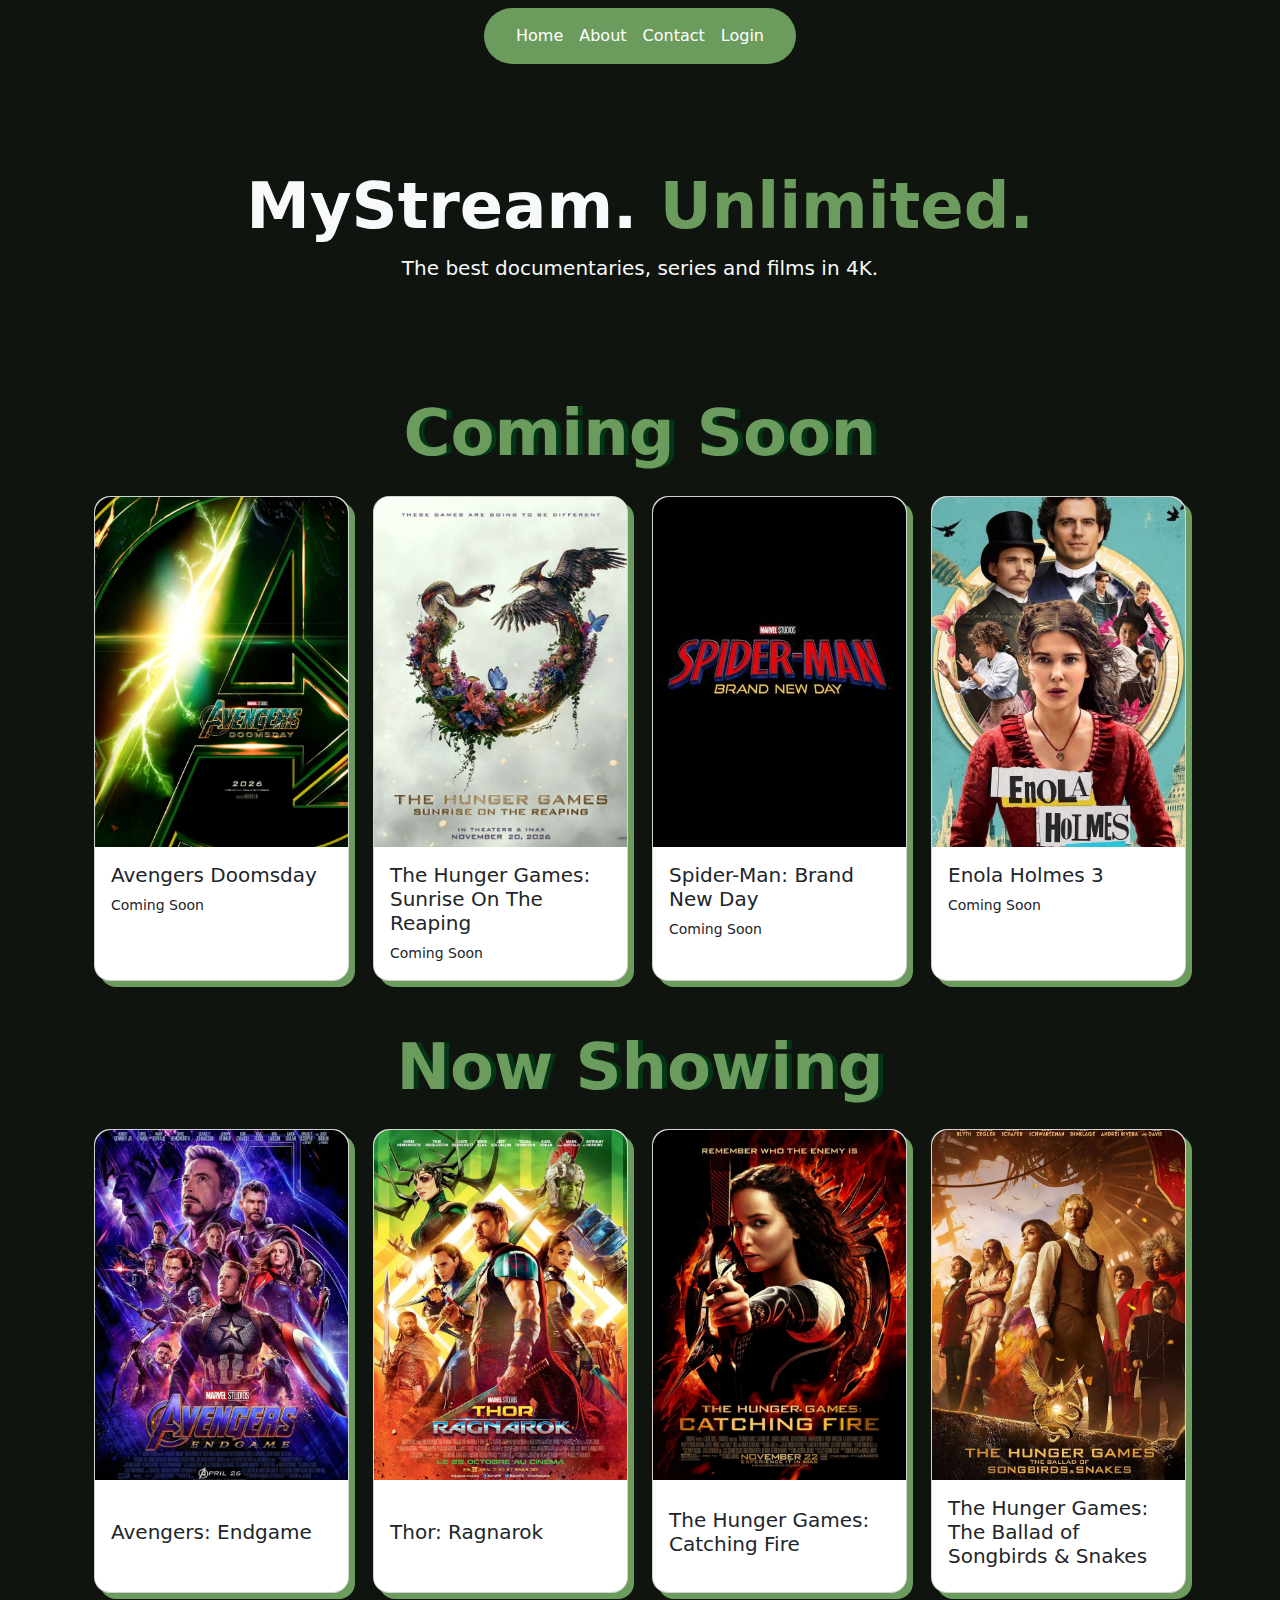
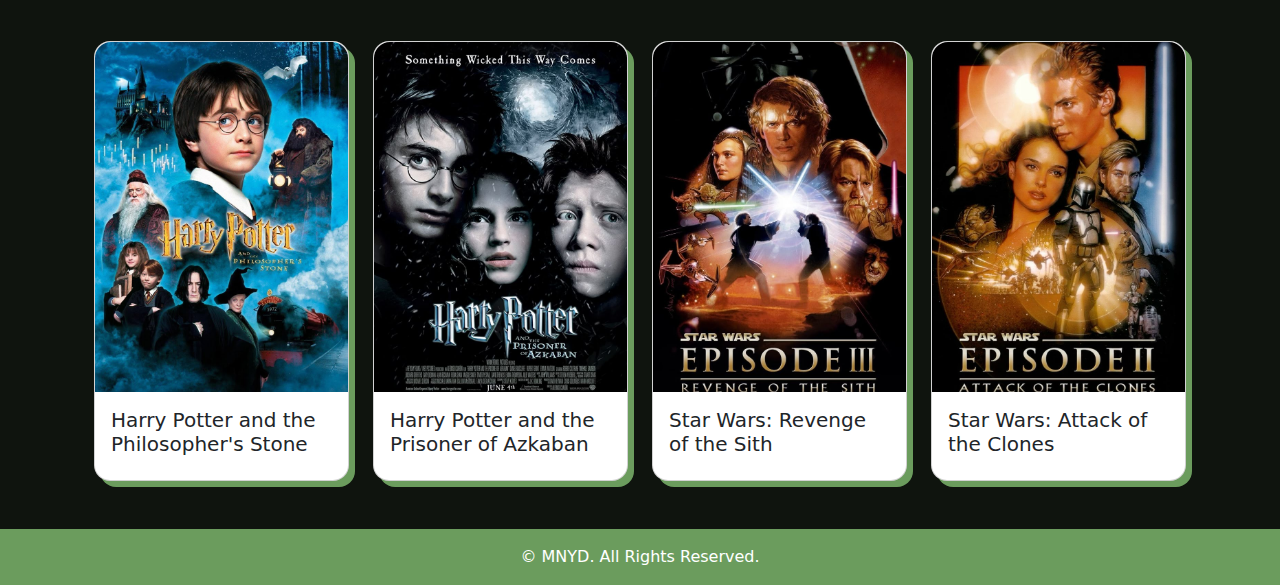
<file: index.html>
<!DOCTYPE html>
<html lang="en">

<head>
    <meta charset="UTF-8">
    <meta name="viewport" content="width=device-width, initial-scale=1.0">
    <link href="https://cdn.jsdelivr.net/npm/bootstrap@5.3.8/dist/css/bootstrap.min.css" rel="stylesheet">
    <link rel="stylesheet" href="https://cdn.jsdelivr.net/npm/bootstrap-icons@1.11.1/font/bootstrap-icons.css">
    <link href="index.css" rel="stylesheet">
    <title>MyStream</title>
</head>

<body class="d-flex flex-column min-vh-100">

    <div class="flex-grow-1">
            <nav class="navbar navbar-expand-lg sticky-top">
                <div class="container-fluid">
                    <button class="navbar-toggler" type="button" data-bs-toggle="collapse" data-bs-target="#navbarNav"
                        aria-controls="navbarNav" aria-expanded="false" aria-label="Toggle navigation">
                        <span class="navbar-toggler-icon"></span>
                    </button>

                    <div class="collapse navbar-collapse justify-content-center " id="navbarNav">
                        <ul class="navbar-nav ">
                            <li class="nav-item"><a class="nav-link text-white" href="index.html">Home</a></li>
                            <li class="nav-item"><a class="nav-link text-white" href="about.html">About</a></li>
                            <li class="nav-item"><a class="nav-link text-white" href="contact.html">Contact</a></li>
                            <li class="nav-item"><a class="nav-link text-white" href="login.html">Login</a></li>
                        </ul>
                    </div>
                </div>
            </nav>

    <header class="py-5 text-center">
        <h1 class="display-3 fw-bold mt-5">MyStream. <span style="color: var(--primary);">Unlimited.</span></h1>
        <p class="lead">The best documentaries, series and films in 4K.</p>
    </header>

    <main class="container my-5">
         <h1 class="display-3 fw-bold mb-4 text-center" style="color: #6b9c5d; text-shadow: 5px 0 0  #023616;">
          Coming Soon
        </h1>
        <div class="row g-4 justify-content-center">
            <div class="col-6 col-md-3">
                <div class="card rounded-4 h-100 mx-auto hover" style="box-shadow: 6px 6px 0 #6b9c5d; max-width: 350px;">
                    <div style="height: 350px;">
                        <img src="ASSETS/c1.jfif" class="img-fluid rounded-top-4"
                            style="height: 100%; width: 100%; object-fit: cover;">
                    </div>
                    <div class="card-body">
                        <h5 class="card-title">Avengers Doomsday</h5>
                        <p class="card-text small">Coming Soon</p>
                    </div>
                </div>
            </div>
            <div class="col-6 col-md-3">
                <div class="card rounded-4 h-100 mx-auto hover" style="box-shadow: 6px 6px 0 #6b9c5d; max-width: 350px;">
                    <div style="height: 350px;">
                        <img src="ASSETS/c2.jfif" class="img-fluid rounded-top-4"
                            style="height: 100%; width: 100%; object-fit: cover;">
                    </div>
                    <div class="card-body">
                        <h5 class="card-title">The Hunger Games: Sunrise On The Reaping</h5>
                        <p class="card-text small">Coming Soon</p>
                    </div>
                </div>
            </div>
            <div class="col-6 col-md-3">
                <div class="card rounded-4 h-100 mx-auto hover" style="box-shadow: 6px 6px 0 #6b9c5d; max-width: 350px;">
                    <div style="height: 350px;">
                        <img src="ASSETS/c3.jfif" class="img-fluid rounded-top-4"
                        style="height: 100%; width: 100%; object-fit: cover;">
                    </div>
                    <div class="card-body">
                        <h5 class="card-title">Spider-Man: Brand New Day</h5>
                        <p class="card-text small">Coming Soon</p>
                    </div>
                </div>
            </div>
            <div class="col-6 col-md-3">
                <div class="card rounded-4 h-100 mx-auto hover" style="box-shadow: 6px 6px 0 #6b9c5d; max-width: 350px;">
                    <div style="height: 350px;">
                        <img src="ASSETS/c4.jfif" class="img-fluid rounded-top-4"
                        style="height: 100%; width: 100%; object-fit: cover;">
                    </div>
                    <div class="card-body">
                        <h5 class="card-title">Enola Holmes 3</h5>
                        <p class="card-text small">Coming Soon</p>
                    </div>
                </div>
            </div>
        </div>
    </main>
    <section class="container my-5">
        <h1 class="display-3 fw-bold mb-4 text-center" style="color: #6b9c5d; text-shadow: 5px 0 0  #023616;">
          Now Showing
        </h1>
        <div class="row g-4 pb-5 justify-content-center">
            <div class="col-6 col-md-3">
                <div class="card rounded-4 h-100 mx-auto hover" style="box-shadow: 6px 6px 0 #6b9c5d; max-width: 350px;">
                    <div style="height: 350px;">
                        <img src="ASSETS/m1.jfif" class="img-fluid rounded-top-4"
                            style="height: 100%; width: 100%; object-fit: cover;">
                    </div>
                    <div class=" card-body p-3 d-flex align-items-center justify-content-between">
                        <h5 class="card-title">Avengers: Endgame</h5>
                    </div>
                </div>
            </div>
            <div class="col-6 col-md-3">
                <div class="card rounded-4 h-100 mx-auto hover" style="box-shadow: 6px 6px 0 #6b9c5d; max-width: 350px;">
                    <div style="height: 350px;">
                        <img src="ASSETS/m2.jfif" class="img-fluid rounded-top-4"
                        style="height: 100%; width: 100%; object-fit: cover;">
                    </div>
                    <div class=" card-body p-3 d-flex align-items-center justify-content-between">
                        <h5 class="card-title">Thor: Ragnarok</h5> 
                    </div>
                </div>
            </div>
            <div class="col-6 col-md-3">
                <div class="card rounded-4 h-100 mx-auto hover" style="box-shadow: 6px 6px 0 #6b9c5d; max-width: 350px;">
                    <div style="height: 350px;">
                        <img src="ASSETS/m3.jfif" class="img-fluid rounded-top-4"
                        style="height: 100%; width: 100%; object-fit: cover;">
                    </div>
                    <div class=" card-body p-3 d-flex align-items-center justify-content-between">
                        <h5 class="card-title">The Hunger Games: Catching Fire</h5>        
                    </div>
                </div>
            </div>
             <div class="col-6 col-md-3">
                <div class="card rounded-4 h-100 mx-auto hover" style="box-shadow: 6px 6px 0 #6b9c5d; max-width: 350px;">
                    <div style="height: 350px;">
                        <img src="ASSETS/m4.jfif" class="img-fluid rounded-top-4"
                        style="height: 100%; width: 100%; object-fit: cover;">
                    </div>
                    <div class=" card-body p-3 d-flex align-items-center justify-content-between">
                        <h5 class="card-title">The Hunger Games: The Ballad of Songbirds & Snakes</h5>       
                    </div>
                </div>
            </div>
        </div>
        <div class="row g-4">
            <div class="col-6 col-md-3">
                <div class="card rounded-4 h-100 mx-auto hover" style="box-shadow: 6px 6px 0 #6b9c5d; max-width: 350px;">
                    <div style="height: 350px;">
                        <img src="ASSETS/m5.jfif" class="img-fluid rounded-top-4"
                        style="height: 100%; width: 100%; object-fit: cover;">
                    </div>
                    <div class=" card-body p-3 d-flex align-items-center justify-content-between">
                        <h5 class="card-title">Harry Potter and the Philosopher's Stone</h5>      
                    </div>
                </div>
            </div>
            <div class="col-6 col-md-3">
                <div class="card rounded-4 h-100 mx-auto hover" style="box-shadow: 6px 6px 0 #6b9c5d; max-width: 350px;">
                    <div style="height: 350px;">
                        <img src="ASSETS/m6.jfif" class="img-fluid rounded-top-4"
                        style="height: 100%; width: 100%; object-fit: cover;">
                    </div>
                    <div class=" card-body p-3 d-flex align-items-center justify-content-between">
                        <h5 class="card-title">Harry Potter and the Prisoner of Azkaban</h5>        
                    </div>
                </div>
            </div>
            <div class="col-6 col-md-3">
                <div class="card rounded-4 h-100 mx-auto hover" style="box-shadow: 6px 6px 0 #6b9c5d; max-width: 350px;">
                    <div style="height: 350px;">
                        <img src="ASSETS/m7.jfif" class="img-fluid rounded-top-4"
                        style="height: 100%; width: 100%; object-fit: cover;">
                    </div>
                    <div class=" card-body p-3 d-flex align-items-center justify-content-between">
                        <h5 class="card-title">Star Wars: Revenge of the Sith</h5>        
                    </div>
                </div>
            </div>
             <div class="col-6 col-md-3">
                <div class="card rounded-4 h-100 mx-auto hover" style="box-shadow: 6px 6px 0 #6b9c5d; max-width: 350px;">
                    <div style="height: 350px;">
                        <img src="ASSETS/m8.jfif" class="img-fluid rounded-top-4"
                        style="height: 100%; width: 100%; object-fit: cover;">
                    </div>
                    <div class=" card-body p-3 d-flex align-items-center justify-content-between">
                        <h5 class="card-title">Star Wars: Attack of the Clones </h5>
                    </div>
                </div>
            </div>
        </div>
    </section>
    </div>
    <footer class="text-center py-3">
        <p class="mb-0">&copy; MNYD. All Rights Reserved.</p>
    </footer>


    <script src="https://cdn.jsdelivr.net/npm/bootstrap@5.3.8/dist/js/bootstrap.bundle.min.js"></script>
</body>
</html>
</file>
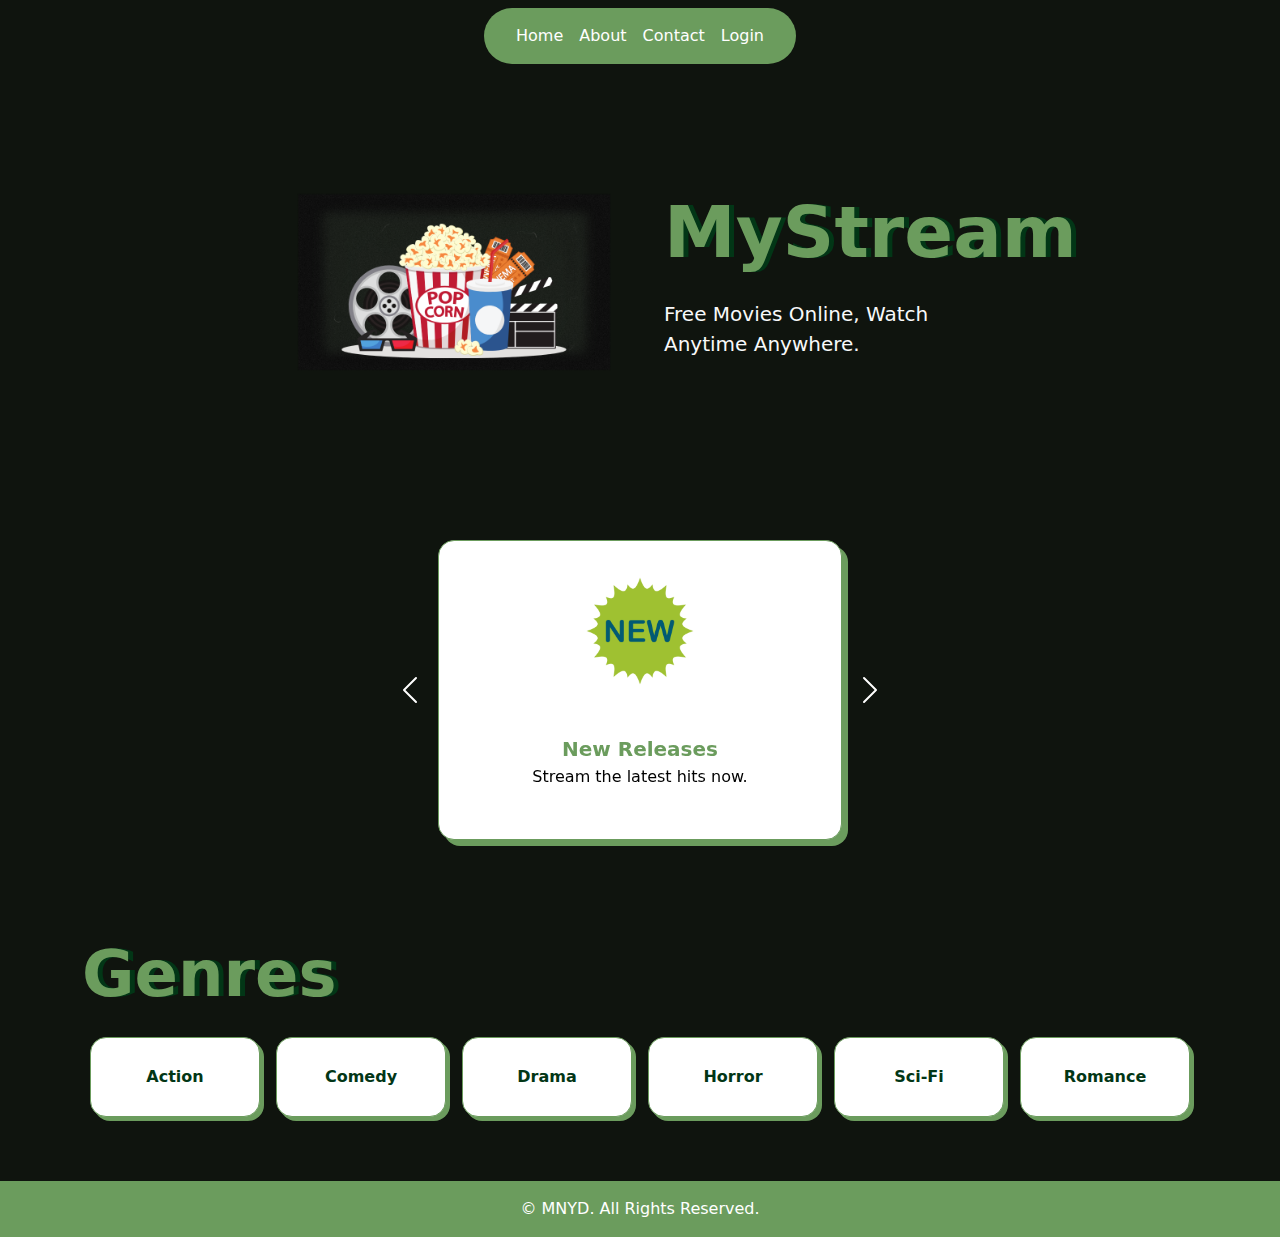
<file: about.html>
<!DOCTYPE html>
<html lang="en">

<head>
  <meta charset="UTF-8">
  <meta name="viewport" content="width=device-width, initial-scale=1.0">
  <link href="https://cdn.jsdelivr.net/npm/bootstrap@5.3.8/dist/css/bootstrap.min.css" rel="stylesheet">
  <link rel="stylesheet" href="https://cdn.jsdelivr.net/npm/bootstrap-icons@1.11.1/font/bootstrap-icons.css">
  <link href="index.css" rel="stylesheet">
  <title>Document</title>
</head>

<body class="d-flex flex-column min-vh-100" >
  <div class="flex-grow-1">
   <nav class="navbar navbar-expand-lg sticky-top">
                <div class="container-fluid">
                    <button class="navbar-toggler" type="button" data-bs-toggle="collapse" data-bs-target="#navbarNav"
                        aria-controls="navbarNav" aria-expanded="false" aria-label="Toggle navigation">
                        <span class="navbar-toggler-icon"></span>
                    </button>

                    <div class="collapse navbar-collapse justify-content-center " id="navbarNav">
                        <ul class="navbar-nav ">
                            <li class="nav-item"><a class="nav-link text-white" href="index.html">Home</a></li>
                            <li class="nav-item"><a class="nav-link text-white" href="about.html">About</a></li>
                            <li class="nav-item"><a class="nav-link text-white" href="contact.html">Contact</a></li>
                            <li class="nav-item"><a class="nav-link text-white" href="login.html">Login</a></li>
                        </ul>
                    </div>
                </div>
            </nav>

    <div class="container py-5">
      <div class="row g-sm-5 justify-content-center align-items-center">
        <div class="col-lg-4">
          <img src="ASSETS/film.png" class="img-fluid rounded-4" style="max-width: 600px; width: 100%;">
        </div>
        <div class="col-lg-4 text-center text-lg-start">
          <h2 class="display-2 fw-bold mb-4" style="color: #6b9c5d; text-shadow: 5px 0 0  #023616;">
            MyStream
          </h2>
          <p class="lead">Free Movies Online, Watch Anytime Anywhere.</p>
      </div>
    </div>
    </div>


  <section class="container py-5">
  <div class="row g-5 justify-content-center align-items-center">
    
    <div class="col-lg-6 d-flex justify-content-center">
      <div id="mainCarousel" class="carousel slide d-flex align-items-center justify-content-center w-100 mx-auto"
        data-bs-ride="carousel" style="max-width: 500px;">

        <button class="carousel-control-prev position-relative" type="button" data-bs-target="#mainCarousel"
          data-bs-slide="prev" style="width: 50px; opacity: 1;">
          <span class="carousel-control-prev-icon"></span>
        </button>

        <div class="carousel-inner rounded-4 mx-2 bg-white"
     style="height: 300px; max-width: 450px; box-shadow: 6px 6px 0 #6b9c5d; border: 1px solid #6b9c5d;">
          
    <div class="carousel-item active">
        <div class="d-flex align-items-center justify-content-center p-4" style="height: 180px;">
            <img src="ASSETS/f1.png" alt="Streaming Movie" 
                 style="max-height: 100%; max-width: 100%; object-fit: contain;">
        </div>
        <div class="p-3 text-center">
            <h5 class="fw-bold mb-1" style="color: #6b9c5d">New Releases</h5>
            <p class="mb-0" style="color: #000;">Stream the latest hits now.</p>
        </div>
    </div>

    <div class="carousel-item">
        <div class="d-flex align-items-center justify-content-center p-4" style="height: 180px;">
            <img src="ASSETS/f3.png" alt="Global Access" 
                 style="max-height: 100%; max-width: 100%; object-fit: contain;">
        </div>
        <div class="p-3 text-center">
            <h5 class="fw-bold mb-1" style="color: #6b9c5d">Global Access</h5>
            <p class="mb-0" style="color: #000;">No other free service delivers more content.</p>
        </div>
    </div>

    <div class="carousel-item">
        <div class="d-flex align-items-center justify-content-center p-4" style="height: 180px;">
            <img src="ASSETS/f2.png" alt="Thousands of Titles" 
                 style="max-height: 100%; max-width: 100%; object-fit: contain;">
        </div>
        <div class="p-3 text-center">
            <h5 class="fw-bold mb-1" style="color: #6b9c5d">Thousands of Titles</h5>
            <p class="mb-0" style="color: #000;">Choose from movies, shows, and more.</p>
        </div>
    </div>
</div>

        <button class="carousel-control-next position-relative" type="button" data-bs-target="#mainCarousel"
          data-bs-slide="next" style="width: 50px; opacity: 1;">
          <span class="carousel-control-next-icon"></span>
        </button>

      </div>
    </div>
  </div>
</section>

   <section class="py-5">
  <div class="container">
    <h1 class="display-3 fw-bold mb-4" style="color: #6b9c5d; text-shadow: 5px 0 0 #023616;">
      Genres
    </h1>
    
    <div class="row g-3 pb-3 "> 
        <div class="col-6 col-md-3 col-lg-2">
          <div class="card rounded-4 border-0"
            style="box-shadow: 4px 4px 0 #6b9c5d; height: 80px; display: flex; align-items: center; justify-content: center; border: 1px solid #6b9c5d !important;">
            <h6 class="mb-0 fw-bold" style="color: #023616;">Action</h6>
          </div>
        </div>
        
        <div class="col-6 col-md-3 col-lg-2">
          <div class="card rounded-4 border-0"
            style="box-shadow: 4px 4px 0 #6b9c5d; height: 80px; display: flex; align-items: center; justify-content: center; border: 1px solid #6b9c5d !important;">
            <h6 class="mb-0 fw-bold" style="color: #023616;">Comedy</h6>
          </div>
        </div>
        
        <div class="col-6 col-md-3 col-lg-2">
          <div class="card rounded-4 border-0"
            style="box-shadow: 4px 4px 0 #6b9c5d; height: 80px; display: flex; align-items: center; justify-content: center; border: 1px solid #6b9c5d !important;">
            <h6 class="mb-0 fw-bold" style="color: #023616;">Drama</h6>
          </div>
        </div>
        
        <div class="col-6 col-md-3 col-lg-2">
          <div class="card rounded-4 border-0 genre-card"
            style="box-shadow: 4px 4px 0 #6b9c5d; height: 80px; display: flex; align-items: center; justify-content: center; border: 1px solid #6b9c5d !important;">
            <h6 class="mb-0 fw-bold" style="color: #023616;">Horror</h6>
          </div>
        </div>
        
        <div class="col-6 col-md-3 col-lg-2">
          <div class="card rounded-4 border-0 genre-card"
            style="box-shadow: 4px 4px 0 #6b9c5d; height: 80px; display: flex; align-items: center; justify-content: center; border: 1px solid #6b9c5d !important;">
            <h6 class="mb-0 fw-bold" style="color: #023616;">Sci-Fi</h6>
          </div>
        </div>
        
        <div class="col-6 col-md-3 col-lg-2">
          <div class="card rounded-4 border-0 genre-card"
            style="box-shadow: 4px 4px 0 #6b9c5d; height: 80px; display: flex; align-items: center; justify-content: center; border: 1px solid #6b9c5d !important;">
            <h6 class="mb-0 fw-bold" style="color: #023616;">Romance</h6>
          </div>
        </div>
        </div>
  </div>
</section>
  </div>
  

  <footer class="text-center py-3">
    <p class="mb-0">&copy; MNYD. All Rights Reserved.</p>
  </footer>
   <script src="https://cdn.jsdelivr.net/npm/bootstrap@5.3.8/dist/js/bootstrap.bundle.min.js"></script>


</body>

</html>
</file>
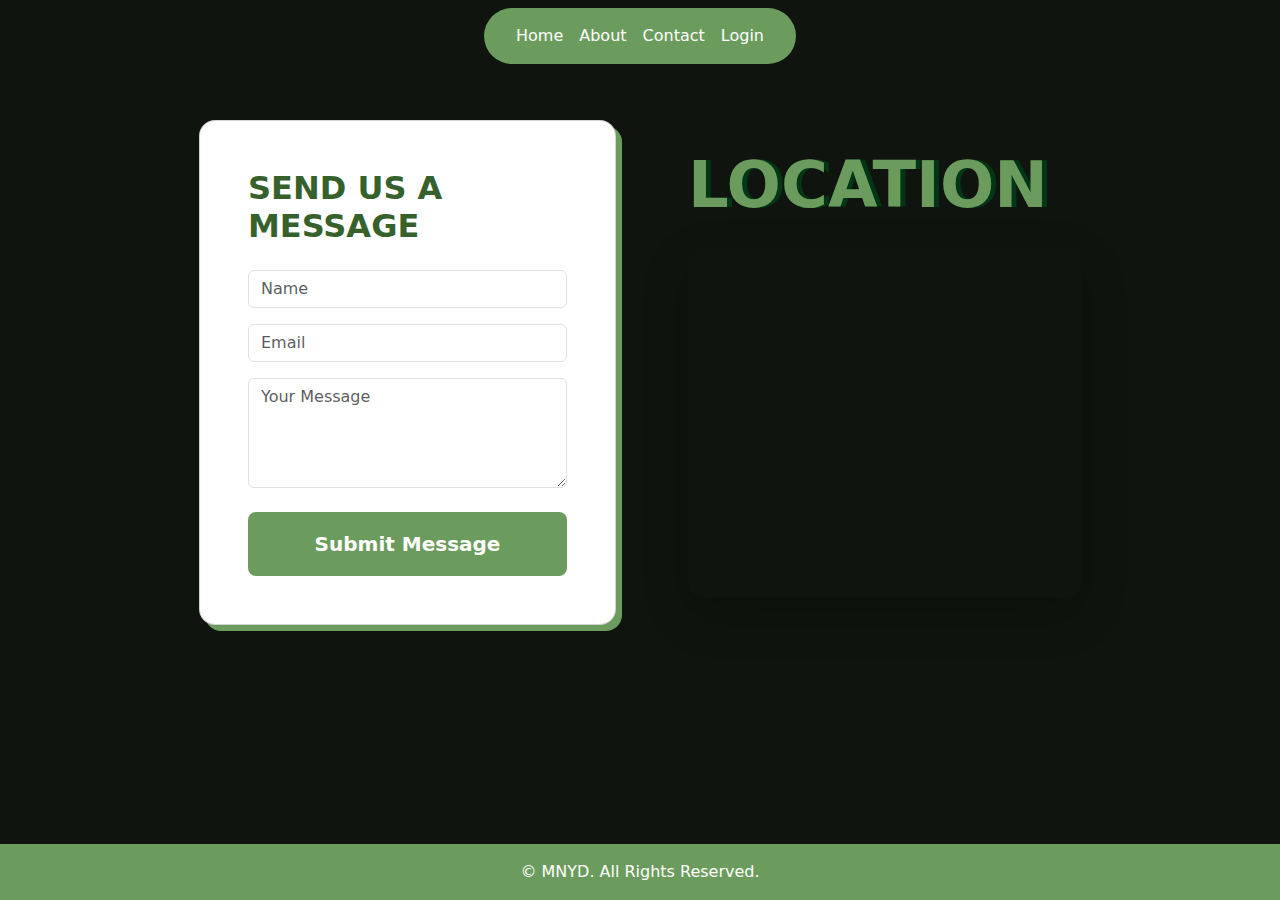
<file: contact.html>
<!DOCTYPE html>
<html lang="en">

<head>
    <meta charset="UTF-8">
    <meta name="viewport" content="width=device-width, initial-scale=1.0">
   <link href="https://cdn.jsdelivr.net/npm/bootstrap@5.3.8/dist/css/bootstrap.min.css" rel="stylesheet">
    <link href="index.css" rel="stylesheet">
    <title>Document</title>
</head>

<body class="d-flex flex-column min-vh-100">
    <div class="flex-grow-1 justify-content-center">
   <header class="sticky-top">
            <nav class="navbar navbar-expand-lg">
                <div class="container-fluid">
                    <button class="navbar-toggler" type="button" data-bs-toggle="collapse" data-bs-target="#navbarNav"
                        aria-controls="navbarNav" aria-expanded="false" aria-label="Toggle navigation">
                        <span class="navbar-toggler-icon"></span>
                    </button>

                    <div class="collapse navbar-collapse justify-content-center " id="navbarNav">
                        <ul class="navbar-nav ">
                            <li class="nav-item"><a class="nav-link text-white" href="index.html">Home</a></li>
                            <li class="nav-item"><a class="nav-link text-white" href="about.html">About</a></li>
                            <li class="nav-item"><a class="nav-link text-white" href="contact.html">Contact</a></li>
                            <li class="nav-item"><a class="nav-link text-white" href="login.html">Login</a></li>
                        </ul>
                    </div>
                </div>
            </nav>
        </header>
    <section class="container py-5">
            <div class="row g-4 g-lg-5 justify-content-center align-items-center">
                
                <div class="col-lg-5">
                    <div class="card rounded-4" style="box-shadow: 6px 6px 0 #6b9c5d; ">
                        <div class="card-body p-4 p-md-5">
                            <h2 class="fw-bold mb-4" style="color: #36612a;">SEND US A MESSAGE</h2>
                            <form>
                                <div class="mb-3">
                                    <input type="name" class="form-control" required placeholder="Name">
                                </div>
                                <div class="mb-3">
                                    <input type="email" class="form-control" required placeholder="Email">                 
                                </div>
                                <div class="mb-4">
                                     <textarea class="form-control" rows="4" placeholder="Your Message" required></textarea>
                                </div>
                                <div class="text-center text-lg-start">
                                    <button type="submit" class="btn btn-custom btn-lg w-100 fw-bold py-3">Submit Message</button>
                                </div>
                            </form>
                        </div>
                    </div>
                </div>

                <div class="col-lg-5">
                    <div class="ps-lg-4">
                        <h1 class="display-3 fw-bold mb-4" style="color: #6b9c5d; text-shadow: 5px 0 0 #023616;">
                            LOCATION
                        </h1>
                        <div class="map-container shadow-lg rounded-4 overflow-hidden" style="height: 350px;">
                            <iframe src="https://www.google.com/maps/embed?pb=!1m18!1m12!1m3!1d3865.904527546173!2d121.0598279845165!3d14.316978048228455!2m3!1f0!2f0!3f0!3m2!1i1024!2i768!4f13.1!3m3!1m2!1s0x3397d771a8ee1419%3A0x8ba33fccb95a7b40!2sCavite%20State%20University%20-%20Carmona!5e0!3m2!1sen!2sph!4v1770946688933!5m2!1sen!2sph" 
                            width="600" height="450" style="border:0;" allowfullscreen="" loading="lazy" referrerpolicy="no-referrer-when-downgrade"></iframe>
                            </iframe>
                        </div>
                    </div>
                </div>

            </div>
        </section>
    </div>

    <footer class="text-center py-3">
        <p class="mb-0">&copy; MNYD. All Rights Reserved.</p>
    </footer>
     <script src="https://cdn.jsdelivr.net/npm/bootstrap@5.3.8/dist/js/bootstrap.bundle.min.js"></script>

</body>

</html>
</file>
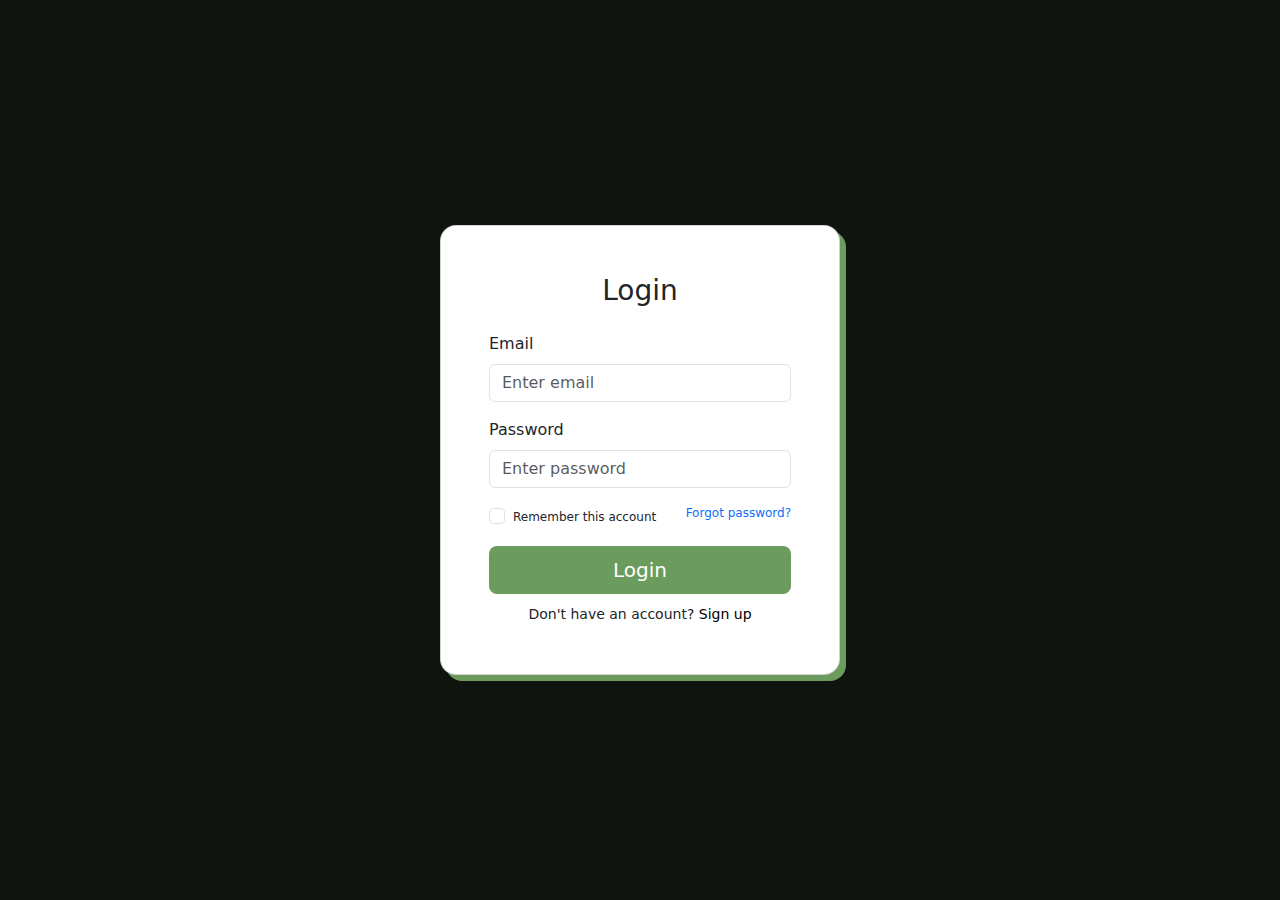
<file: login.html>
<!DOCTYPE html>
<html lang="en">
<head>
  <meta charset="UTF-8">
  <title>Document</title>
  <meta name="viewport" content="width=device-width, initial-scale=1">
 <link href="https://cdn.jsdelivr.net/npm/bootstrap@5.3.8/dist/css/bootstrap.min.css" rel="stylesheet">
  <link href="index.css" rel="stylesheet">
</head>

<body>

  <div class="container vh-100 d-flex justify-content-center align-items-center ">
     <div class="card rounded-4" style="box-shadow: 6px 6px 0 #6b9c5d; width: 100%; max-width: 400px;">
      <div class="card-body p-5">
        <h3 class="text-center mb-4">Login</h3>

        <form>
          <div class="mb-3">
            <label class="form-label">Email</label>
            <input type="email" class="form-control" required  placeholder="Enter email">
          </div>

          <div class="mb-3">
            <label class="form-label">Password</label>
            <input type="password" class="form-control" required placeholder="Enter password">
          </div>
           <div class="d-flex justify-content-between pb-3">
                    <div class="form-check">
                        <input class="form-check-input" type="checkbox" value="" id="checkDefault">
                        <label class="form-check-label" style="font-size: 12px;" for="checkDefault">
                            Remember this account
                        </label>
                    </div>
                    <a href="#" class="text-decoration-none" style="font-size: 12px;">Forgot password?</a>
            </div>
          <div class="d-grid pb-2">
            <button type="submit" class="btn btn-custom btn-lg">Login</button>
          </div>
          <div class="text-center">
            <small>
             Don't have an account?
              <a href="signup.html" class="text-decoration-none" style="color: black; font-weight: 500;">Sign up</a>
            </small>
          </div>
        </form>

      </div>
    </div>
  </div>
   <script src="https://cdn.jsdelivr.net/npm/bootstrap@5.3.8/dist/js/bootstrap.bundle.min.js"></script>

</body>
</html>
</file>
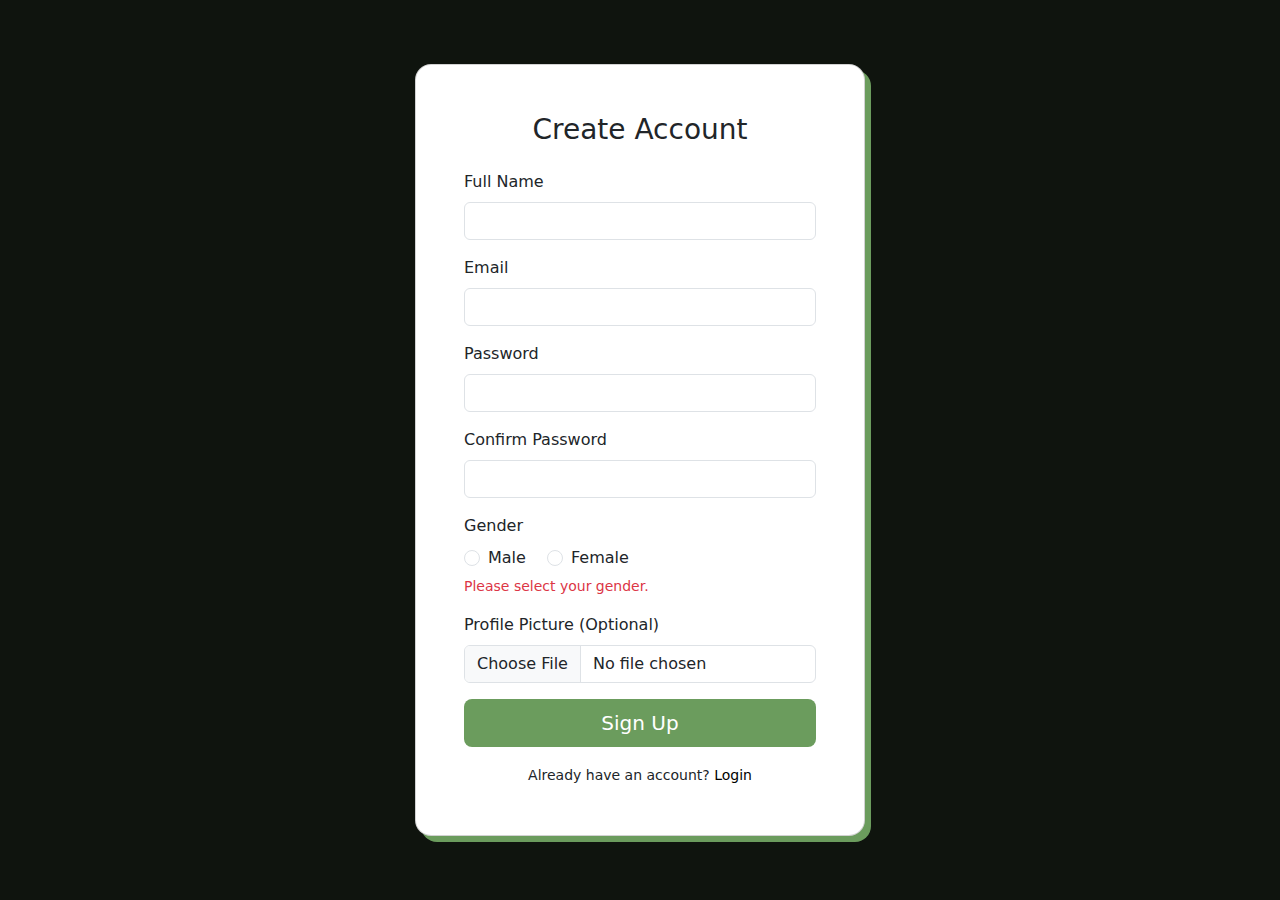
<file: signup.html>
<!DOCTYPE html>
<html lang="en">
<head>
  <meta charset="UTF-8">
  <title>Document</title>
  <meta name="viewport" content="width=device-width, initial-scale=1">
  
 <link href="https://cdn.jsdelivr.net/npm/bootstrap@5.3.8/dist/css/bootstrap.min.css" rel="stylesheet">
  <link href="index.css" rel="stylesheet">
</head>

<body>

<div class="container vh-100 d-flex justify-content-center align-items-center">
  <div class="card rounded-4" style="box-shadow: 6px 6px 0 #6b9c5d; max-width: 450px; width: 100%;">
    <div class="card-body p-5">
      <h3 class="text-center mb-4">Create Account</h3>

      <form>
        
        <div class="mb-3">
          <label class="form-label">Full Name</label>
          <input type="text" class="form-control" required>
          <div class="invalid-feedback">Please enter your name.</div>
        </div>

        
        <div class="mb-3">
          <label class="form-label">Email</label>
          <input type="email" class="form-control" required>
          <div class="invalid-feedback">Please enter a valid email.</div>
        </div>

       
        <div class="mb-3">
          <label class="form-label">Password</label>
          <input type="password" class="form-control" required minlength="6">
          <div class="invalid-feedback">Password must be at least 6 characters.</div>
        </div>

      
        <div class="mb-3">
          <label class="form-label">Confirm Password</label>
          <input type="password" class="form-control" required>
          <div class="invalid-feedback">Passwords must match.</div>
        </div>

       
        <div class="mb-3">
          <label class="form-label d-block">Gender</label>
          <div class="form-check form-check-inline">
            <input class="form-check-input" type="radio" name="gender" required>
            <label class="form-check-label">Male</label>
          </div>
          <div class="form-check form-check-inline">
            <input class="form-check-input" type="radio" name="gender" required>
            <label class="form-check-label">Female</label>
          </div>
          <div class="invalid-feedback d-block">Please select your gender.</div>
        </div>

     
        <div class="mb-3">
          <label class="form-label">Profile Picture (Optional)</label>
          <input type="file" class="form-control">
        </div>

    
        <div class="d-grid">
            <button type="submit" class="btn btn-custom btn-lg">Sign Up</button>
        </div>

       
        <div class="text-center mt-3">
          <small>
            Already have an account?
            <a href="login.html" class="text-decoration-none" style="color: black; font-weight: 500;">Login</a>
          </small>
        </div>

      </form>
    </div>
  </div>
</div>


 <script src="https://cdn.jsdelivr.net/npm/bootstrap@5.3.8/dist/js/bootstrap.bundle.min.js"></script>




</body>
</html>
</file>
<file: index.css>
:root {
    --primary: #6b9c5d;
    --accent: #023616;
    --card: #b9e9ac;
    --bg-dark: #0f140e;
    --text-light: #f8f9fa;
}
* {
    margin: 0;
    padding: 0;
    box-sizing: border-box;
}

body {
    background-color: var(--bg-dark);
    color: var(--text-light);
    overflow-x: hidden;
    width: 100%;
}
.row {
    margin-right: 0;
    margin-left: 0;
}

.navbar-nav {
        background: var(--primary);
        padding: 0.5rem 1.5rem;
        border-radius: 50px;
      
}
.nav-link:hover{
    color: var(--accent) !important;
}
.hover:hover{
    transform: scale(1.05);
    transition: transform 0.3s ease-in-out;
}
footer {
    background-color: var(--primary);
    color: white;
}
.navbar-toggler{
    background-color: var(--primary);
}
.navbar-toggler-icon {
    filter: invert(100%);
}
.btn-custom{
    background-color: var(--primary);
    color: white;   
}
.btn-custom:hover{
    background-color: var(--accent);
    color: #FFF;
}
@media (max-width: 991px) {
    .navbar-collapse {
        background-color: var(--primary); 
        border-radius: 20px;      
        border-top-left-radius: 0; 
        padding: 1rem;
        margin-top: 10px;         
        box-shadow: 4px 4px 0px var(--accent); 
    }

    .nav-link {
        padding: 10px 10px;
    }
}
</file>
